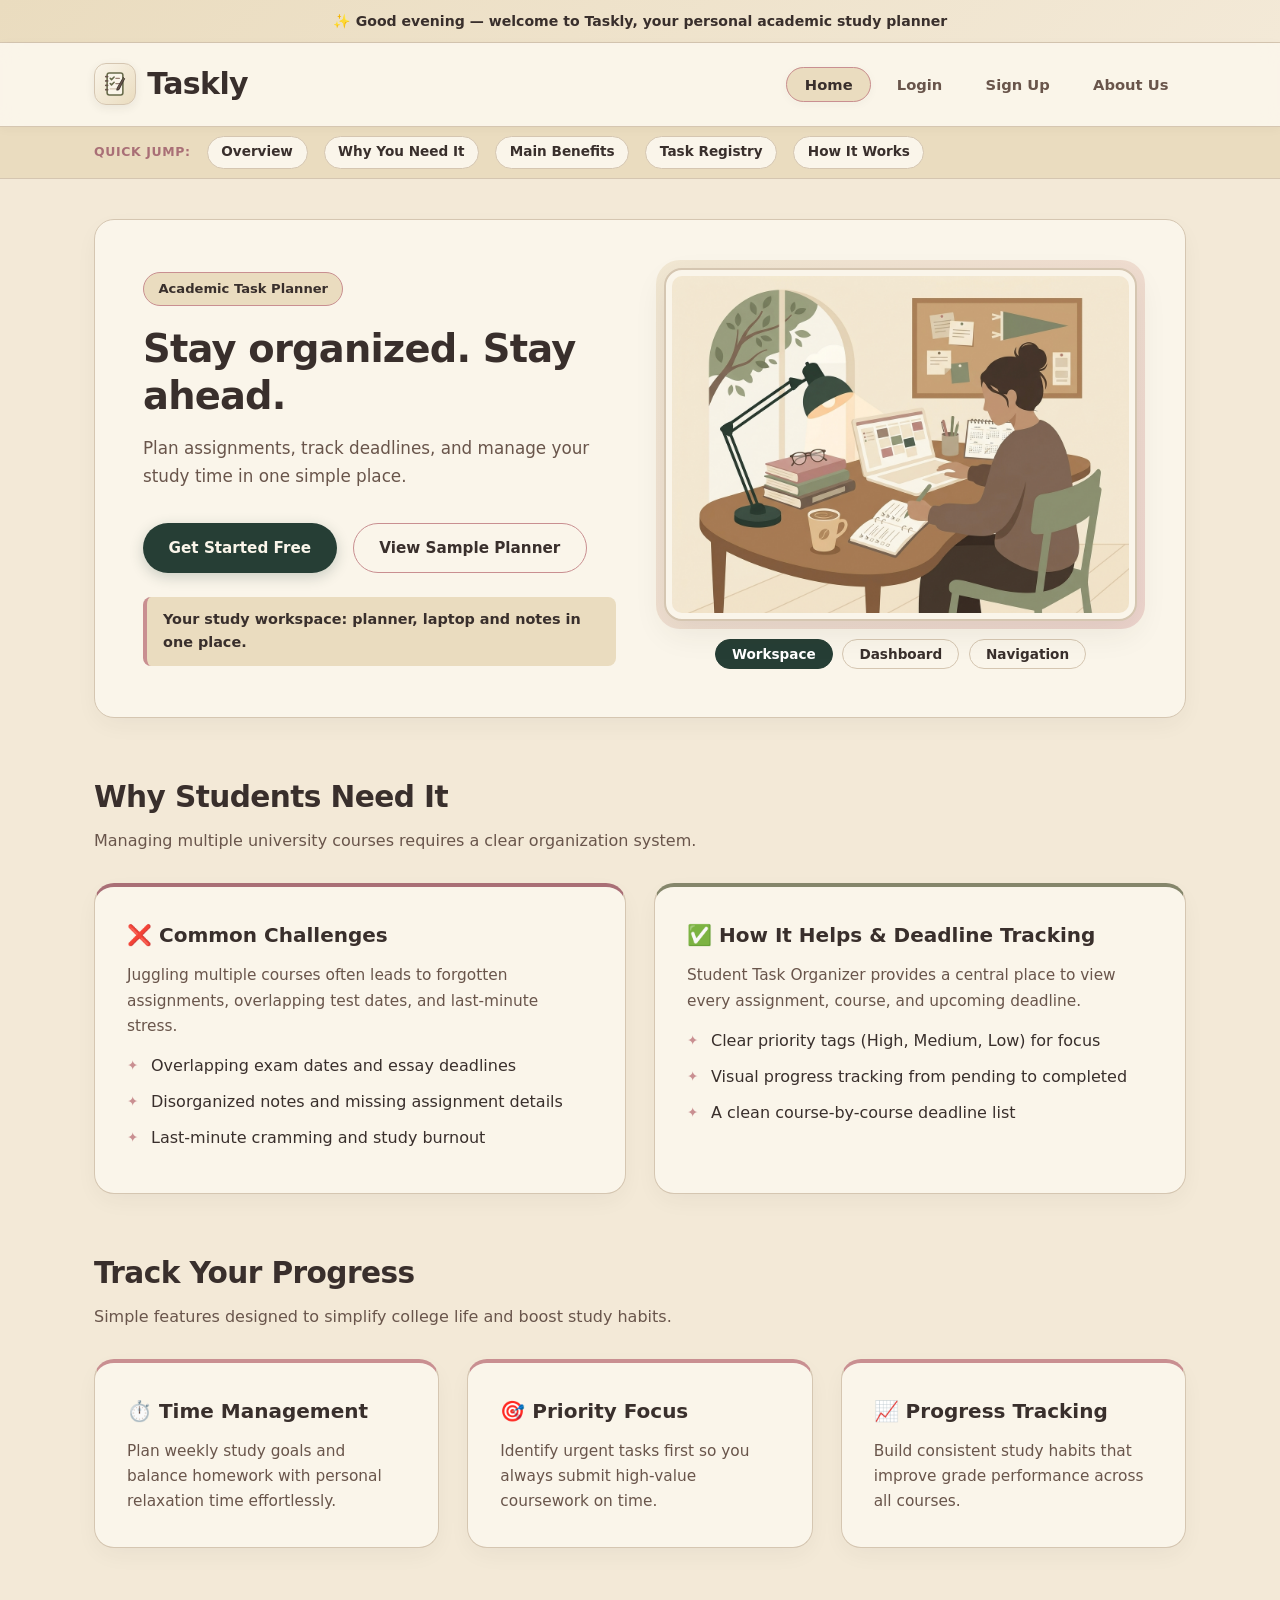
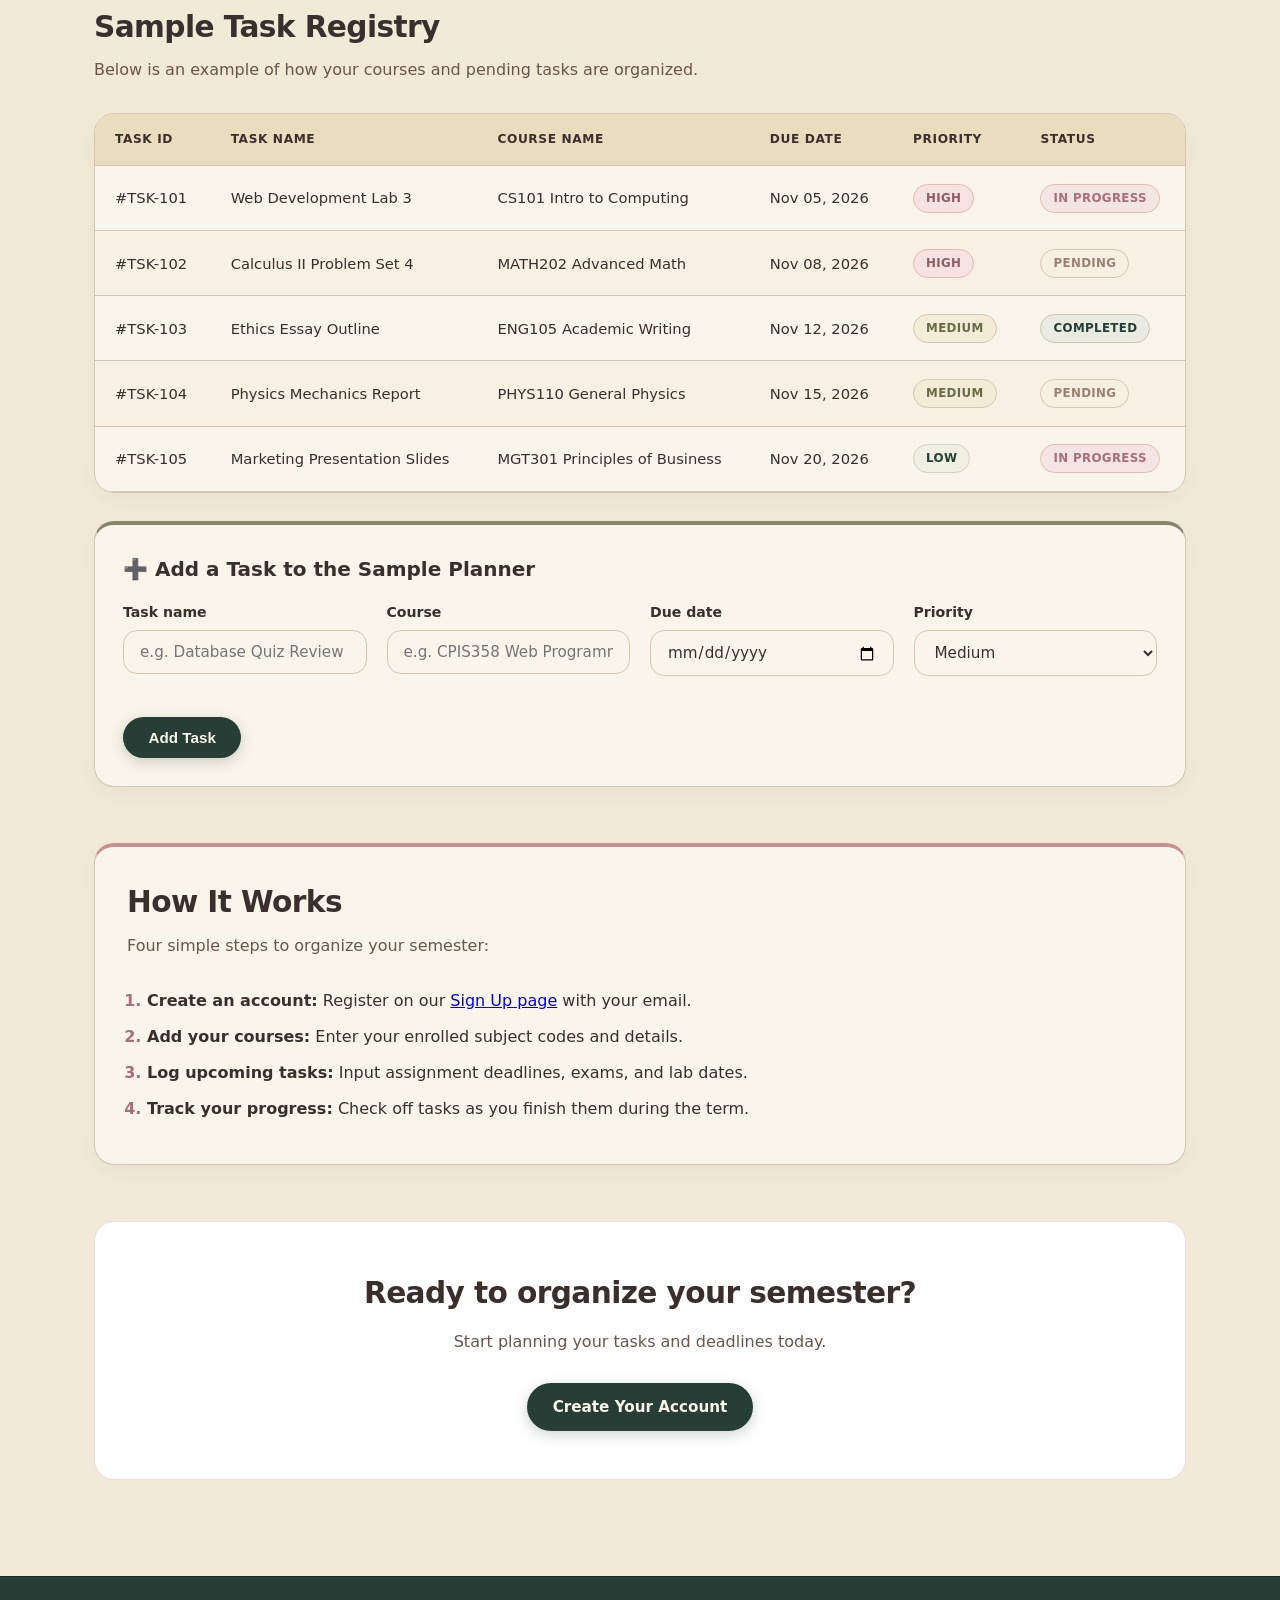
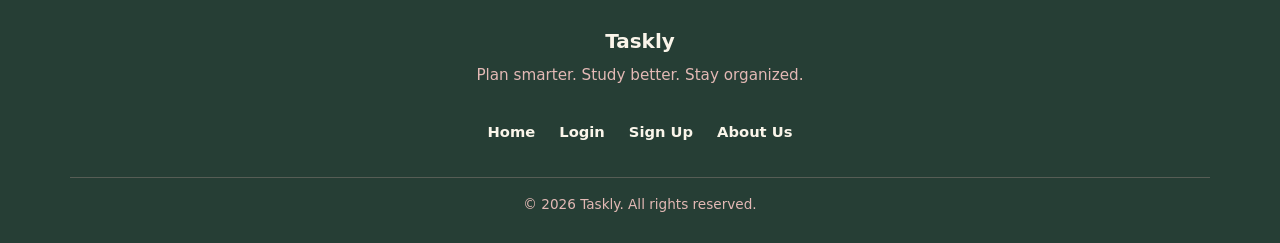
<file: index.html>
<!DOCTYPE html>
<html lang="en">
<head>
  <meta charset="UTF-8" />
  <meta name="viewport" content="width=device-width, initial-scale=1.0" />
  <title>Taskly - Stay Organized, Stay Ahead</title>
  
  <!-- Stylesheet -->
  <link rel="stylesheet" href="style.css" />

  <!-- External JavaScript -->
  <script src="script.js" defer></script>

  <!-- Internal CSS -->
  <style>
    .welcome-banner {
      background: linear-gradient(135deg, #EADCBF, #F3E9D7);
      border-bottom: 1px solid #D5C6B1;
      color: #392F2C;
      padding: 0.6rem 1rem;
      text-align: center;
      font-size: 0.88rem;
      font-weight: 600;
    }
  </style>
</head>
<body>

  <!-- Notice -->
  <div class="welcome-banner" id="welcome">
    ✨ Welcome to Taskly — Your Personal Academic Study Planner
  </div>

  <!-- Header and navigation -->
  <header class="site-header">
    <div class="nav-container">
      <a href="index.html" class="brand-logo">
        <span class="logo-badge" aria-hidden="true">
          <svg width="28" height="28" viewBox="0 0 32 32" fill="none" xmlns="http://www.w3.org/2000/svg">
            <!-- Notebook -->
            <rect x="7" y="3.5" width="18" height="25" rx="2.5" fill="#FAF5EA" stroke="#686B4B" stroke-width="1.8"/>
            <!-- Spiral rings -->
            <rect x="4.5" y="6.5" width="4" height="2" rx="1" fill="#69554B"/>
            <rect x="4.5" y="11.5" width="4" height="2" rx="1" fill="#69554B"/>
            <rect x="4.5" y="16.5" width="4" height="2" rx="1" fill="#69554B"/>
            <rect x="4.5" y="21.5" width="4" height="2" rx="1" fill="#69554B"/>
            <!-- Checklist -->
            <path d="M10.5 9.5L12 11L15 8" stroke="#686B4B" stroke-width="1.8" stroke-linecap="round" stroke-linejoin="round"/>
            <line x1="17" y1="9.5" x2="21" y2="9.5" stroke="#9A8174" stroke-width="1.5" stroke-linecap="round"/>
            <path d="M10.5 15.5L12 17L15 14" stroke="#686B4B" stroke-width="1.8" stroke-linecap="round" stroke-linejoin="round"/>
            <line x1="17" y1="15.5" x2="21" y2="15.5" stroke="#9A8174" stroke-width="1.5" stroke-linecap="round"/>
            <line x1="10.5" y1="21.5" x2="20" y2="21.5" stroke="#D5C6B1" stroke-width="1.5" stroke-linecap="round"/>
            <!-- Pen -->
            <path d="M25.5 8.5L27 10L20.5 22.5L18 23L18.5 20.5L25.5 8.5Z" fill="#69554B" stroke="#392F2C" stroke-width="1" stroke-linejoin="round"/>
            <path d="M24.5 9.5L26 11" stroke="#686B4B" stroke-width="1.2"/>
          </svg>
        </span>
        <span class="brand-name">Taskly</span>
      </a>
      <nav class="main-nav">
        <ul>
          <li><a href="index.html" class="nav-link active">Home</a></li>
          <li><a href="login.html" class="nav-link">Login</a></li>
          <li><a href="signup.html" class="nav-link">Sign Up</a></li>
          <li><a href="about.html" class="nav-link">About Us</a></li>
        </ul>
      </nav>
    </div>
  </header>

  <!-- Quick jumps -->
  <nav class="anchor-nav-bar" aria-label="Quick Page Jump">
    <div class="anchor-nav-container">
      <span class="anchor-label">Quick Jump:</span>
      <a href="#overview" class="anchor-link">Overview</a>
      <a href="#why-need-it" class="anchor-link">Why You Need It</a>
      <a href="#benefits" class="anchor-link">Main Benefits</a>
      <a href="#tasks" class="anchor-link">Task Registry</a>
      <a href="#how-it-works" class="anchor-link">How It Works</a>
    </div>
  </nav>

  <!-- Main content -->
  <main class="main-content">
    <div class="container">

      <!-- Hero section -->
      <section id="overview" class="section hero-box">
        <div>
          <span class="hero-tag">Academic Task Planner</span>
          <h1 class="hero-title">Stay organized. Stay ahead.</h1>
          <p class="hero-desc">
            Plan assignments, track deadlines, and manage your study time in one simple place.
          </p>
          <div class="hero-buttons">
            <a href="signup.html" class="btn btn-primary">Get Started Free</a>
            <a href="#tasks" class="btn btn-secondary">View Sample Planner</a>
          </div>
          <p id="hero-tip" class="hero-tip" aria-live="polite">Your study workspace: planner, laptop and notes in one place.</p>
        </div>

        <div class="hero-visual">
          <div class="hero-image-wrapper">
            <!-- Inline CSS + image map: clicking the picture opens the About Us page -->
            <img
              id="hero-image"
              src="images/student_workspace.jpg"
              alt="Student Study Workspace with Planner and Laptop Illustration"
              class="responsive-img"
              usemap="#home-map"
              style="border: 2px solid #D5C6B1; border-radius: 18px; box-shadow: 0 12px 32px rgba(57, 47, 44, 0.08); background-color: #FAF5EA; padding: 6px; width: 100%; height: auto; display: block; object-fit: cover;"
            />
            <map name="home-map" id="home-map">
              <area shape="default" href="about.html" alt="Learn more about Taskly on the About Us page" title="Click to learn more about Taskly" />
            </map>
          </div>

          <!-- Dynamic picture buttons (script.js) -->
          <div class="hero-switcher">
            <button type="button" id="thumb1" class="hero-thumb" style="background-color: #263E35; color: #FFFFFF; border-color: #263E35;" onclick="changePicture(this, 'images/student_workspace.jpg', 'Student Study Workspace with Planner and Laptop Illustration', 'Your study workspace: planner, laptop and notes in one place.')">Workspace</button>
            <button type="button" id="thumb2" class="hero-thumb" onclick="changePicture(this, 'images/academic_dashboard.jpg', 'Academic dashboard showing courses and upcoming deadlines', 'Your dashboard: courses and upcoming deadlines at a glance.')">Dashboard</button>
            <button type="button" id="thumb3" class="hero-thumb" onclick="changePicture(this, 'images/simple_workspace_navigation.jpg', 'Simple workspace illustration showing how to navigate Taskly', 'Simple navigation: move between your pages in one click.')">Navigation</button>
          </div>
        </div>
      </section>

      <!-- Why Taskly -->
      <section id="why-need-it" class="section">
        <h2 class="section-title">Why Students Need It</h2>
        <p class="section-subtitle">Managing multiple university courses requires a clear organization system.</p>

        <div class="grid-2">
          <!-- Challenges -->
          <article class="card card-problem">
            <h3 class="card-title">❌ Common Challenges</h3>
            <p class="card-text">
              Juggling multiple courses often leads to forgotten assignments, overlapping test dates, and last-minute stress.
            </p>
            <ul class="custom-unordered-list">
              <li>Overlapping exam dates and essay deadlines</li>
              <li>Disorganized notes and missing assignment details</li>
              <li>Last-minute cramming and study burnout</li>
            </ul>
          </article>

          <!-- Task tracking -->
          <article id="deadlines" class="card card-solution">
            <h3 class="card-title">✅ How It Helps & Deadline Tracking</h3>
            <p class="card-text">
              Student Task Organizer provides a central place to view every assignment, course, and upcoming deadline.
            </p>
            <ul class="custom-unordered-list">
              <li>Clear priority tags (High, Medium, Low) for focus</li>
              <li>Visual progress tracking from pending to completed</li>
              <li>A clean course-by-course deadline list</li>
            </ul>
          </article>
        </div>
      </section>

      <!-- Features -->
      <section id="benefits" class="section">
        <h2 class="section-title">Track Your Progress</h2>
        <p class="section-subtitle">Simple features designed to simplify college life and boost study habits.</p>

        <div class="grid-3">
          <article class="card card-feature">
            <h3 class="card-title">⏱️ Time Management</h3>
            <p class="card-text">Plan weekly study goals and balance homework with personal relaxation time effortlessly.</p>
          </article>

          <article class="card card-feature">
            <h3 class="card-title">🎯 Priority Focus</h3>
            <p class="card-text">Identify urgent tasks first so you always submit high-value coursework on time.</p>
          </article>

          <article class="card card-feature">
            <h3 class="card-title">📈 Progress Tracking</h3>
            <p class="card-text">Build consistent study habits that improve grade performance across all courses.</p>
          </article>
        </div>
      </section>

      <!-- Task table -->
      <section id="tasks" class="section">
        <h2 class="section-title">Sample Task Registry</h2>
        <p class="section-subtitle">Below is an example of how your courses and pending tasks are organized.</p>

        <div class="table-container">
          <table class="task-table">
            <thead>
              <tr>
                <th>Task ID</th>
                <th>Task Name</th>
                <th>Course Name</th>
                <th>Due Date</th>
                <th>Priority</th>
                <th>Status</th>
              </tr>
            </thead>
            <tbody id="task-body">
              <tr>
                <td>#TSK-101</td>
                <td>Web Development Lab 3</td>
                <td>CS101 Intro to Computing</td>
                <td>Nov 05, 2026</td>
                <td><span class="status-badge priority-high">High</span></td>
                <td><span class="status-badge status-progress">In Progress</span></td>
              </tr>
              <tr>
                <td>#TSK-102</td>
                <td>Calculus II Problem Set 4</td>
                <td>MATH202 Advanced Math</td>
                <td>Nov 08, 2026</td>
                <td><span class="status-badge priority-high">High</span></td>
                <td><span class="status-badge status-pending">Pending</span></td>
              </tr>
              <tr>
                <td>#TSK-103</td>
                <td>Ethics Essay Outline</td>
                <td>ENG105 Academic Writing</td>
                <td>Nov 12, 2026</td>
                <td><span class="status-badge priority-medium">Medium</span></td>
                <td><span class="status-badge status-done">Completed</span></td>
              </tr>
              <tr>
                <td>#TSK-104</td>
                <td>Physics Mechanics Report</td>
                <td>PHYS110 General Physics</td>
                <td>Nov 15, 2026</td>
                <td><span class="status-badge priority-medium">Medium</span></td>
                <td><span class="status-badge status-pending">Pending</span></td>
              </tr>
              <tr>
                <td>#TSK-105</td>
                <td>Marketing Presentation Slides</td>
                <td>MGT301 Principles of Business</td>
                <td>Nov 20, 2026</td>
                <td><span class="status-badge priority-low">Low</span></td>
                <td><span class="status-badge status-progress">In Progress</span></td>
              </tr>
            </tbody>
          </table>
        </div>

        <!-- Add a task (script.js) -->
        <form id="add-task-form" class="add-task-card" onsubmit="return addTask()" novalidate>
          <h3 class="card-title">➕ Add a Task to the Sample Planner</h3>
          <div class="add-task-grid">
            <div class="form-group">
              <label for="new-task-name" class="form-label">Task name</label>
              <input type="text" id="new-task-name" class="form-input" placeholder="e.g. Database Quiz Review" aria-describedby="new-task-name-error" />
              <small id="new-task-name-error" class="field-error" role="alert"></small>
            </div>
            <div class="form-group">
              <label for="new-task-course" class="form-label">Course</label>
              <input type="text" id="new-task-course" class="form-input" placeholder="e.g. CPIS358 Web Programming" aria-describedby="new-task-course-error" />
              <small id="new-task-course-error" class="field-error" role="alert"></small>
            </div>
            <div class="form-group">
              <label for="new-task-date" class="form-label">Due date</label>
              <input type="date" id="new-task-date" class="form-input" aria-describedby="new-task-date-error" />
              <small id="new-task-date-error" class="field-error" role="alert"></small>
            </div>
            <div class="form-group">
              <label for="new-task-priority" class="form-label">Priority</label>
              <select id="new-task-priority" class="form-input">
                <option value="High">High</option>
                <option value="Medium" selected>Medium</option>
                <option value="Low">Low</option>
              </select>
            </div>
          </div>
          <button type="submit" class="btn btn-primary">Add Task</button>
        </form>
      </section>

      <!-- How it works -->
      <section id="how-it-works" class="section">
        <article class="card card-feature">
          <h2 class="section-title">How It Works</h2>
          <p class="section-subtitle">Four simple steps to organize your semester:</p>
          
          <ol class="custom-ordered-list">
            <li><strong>Create an account:</strong> Register on our <a href="signup.html">Sign Up page</a> with your email.</li>
            <li><strong>Add your courses:</strong> Enter your enrolled subject codes and details.</li>
            <li><strong>Log upcoming tasks:</strong> Input assignment deadlines, exams, and lab dates.</li>
            <li><strong>Track your progress:</strong> Check off tasks as you finish them during the term.</li>
          </ol>
        </article>
      </section>

      <!-- Get started -->
      <section class="section text-center" style="text-align: center; background-color: #FFFFFF; border: 1px solid #E7DDE3; border-radius: 20px; padding: 3rem 2rem;">
        <h2 class="section-title" style="margin-bottom: 0.75rem;">Ready to organize your semester?</h2>
        <p class="section-subtitle" style="margin-bottom: 1.75rem;">Start planning your tasks and deadlines today.</p>
        <a href="signup.html" class="btn btn-primary">Create Your Account</a>
      </section>

    </div>
  </main>

  <!-- Footer -->
  <footer class="site-footer">
    <div class="footer-container">
      <div class="footer-brand">
        <h3>Taskly</h3>
        <p class="footer-tagline">Plan smarter. Study better. Stay organized.</p>
      </div>

      <ul class="footer-nav">
        <li><a href="index.html">Home</a></li>
        <li><a href="login.html">Login</a></li>
        <li><a href="signup.html">Sign Up</a></li>
        <li><a href="about.html">About Us</a></li>
      </ul>

      <div class="footer-copy">
        <p>&copy; 2026 Taskly. All rights reserved.</p>
      </div>
    </div>
  </footer>

  <!-- Embedded JavaScript: welcome banner that depends on the time of day -->
  <script>
    var hour = new Date().getHours();
    var greeting;

    if (hour < 12) {
      greeting = "Good morning";
    } else if (hour < 18) {
      greeting = "Good afternoon";
    } else {
      greeting = "Good evening";
    }

    document.getElementById("welcome").innerHTML =
      "\u2728 " + greeting + " \u2014 welcome to Taskly, your personal academic study planner";
  </script>

</body>
</html>
</file>
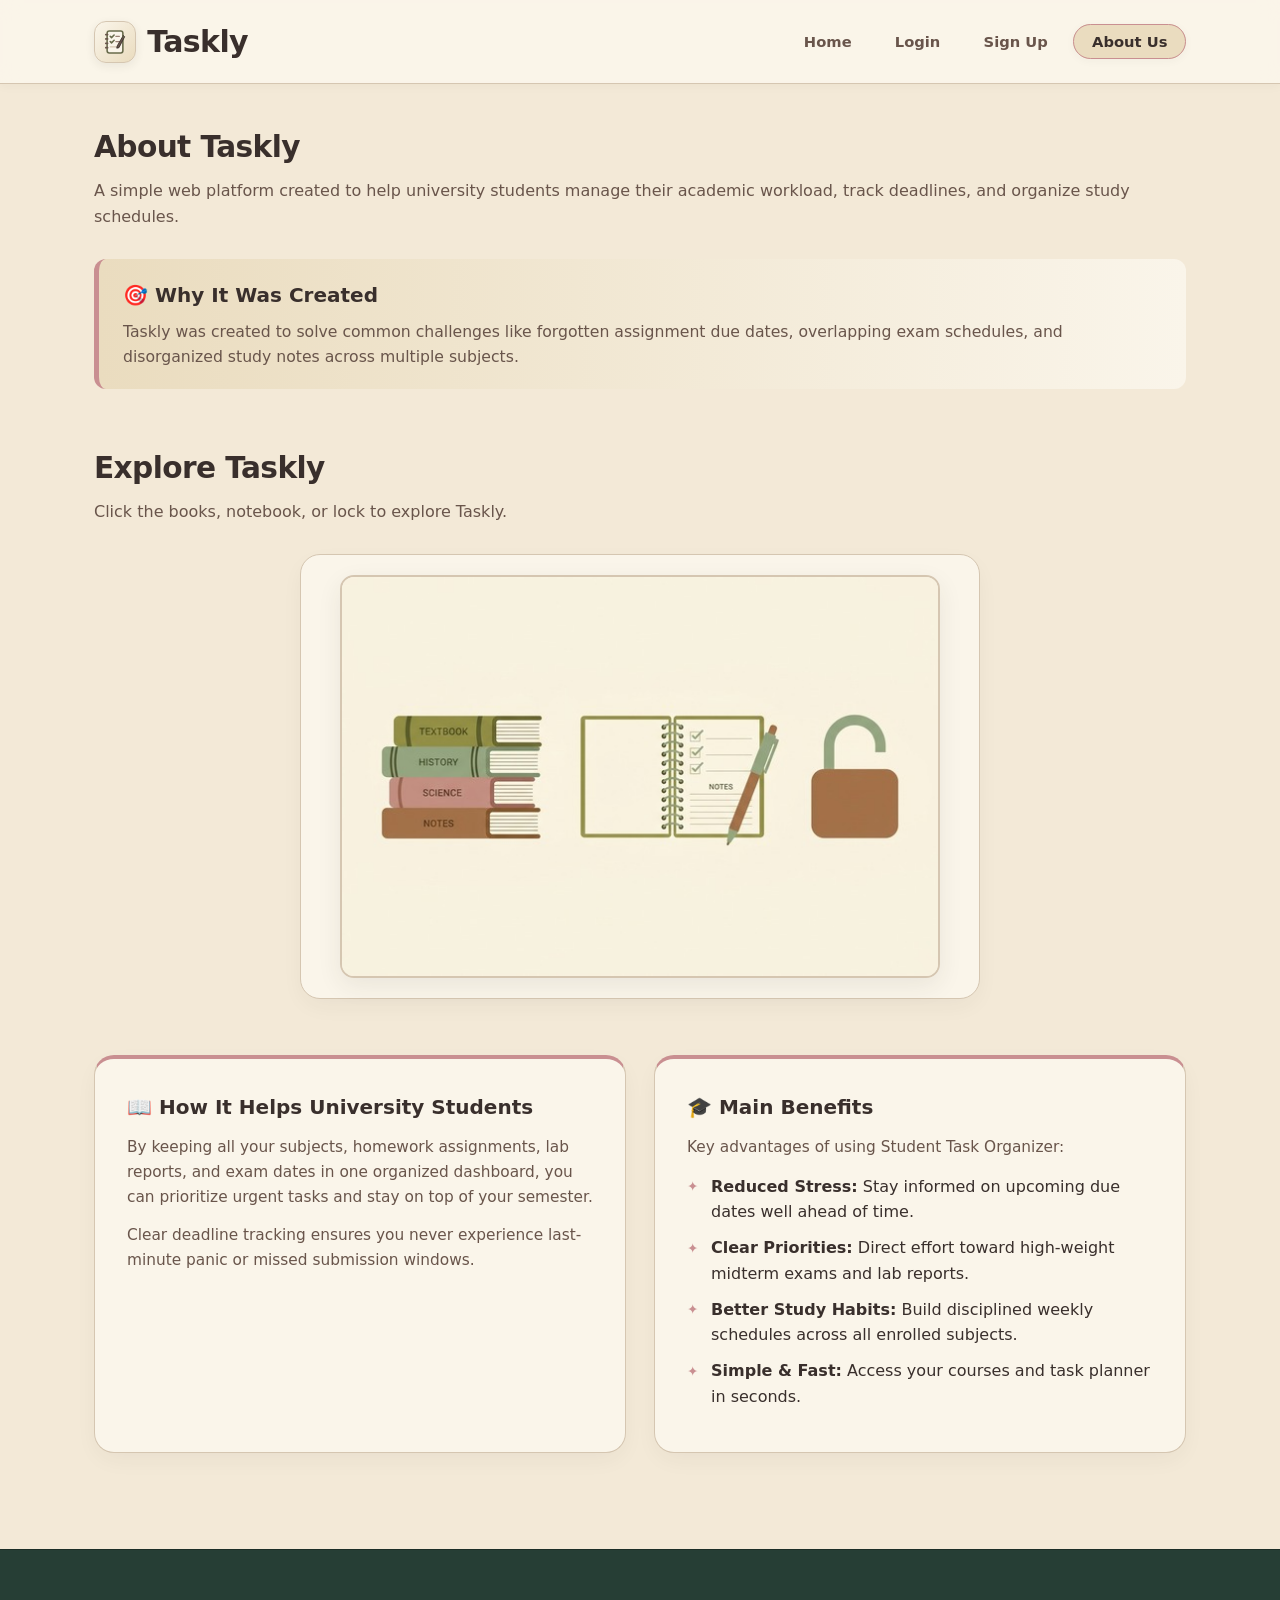
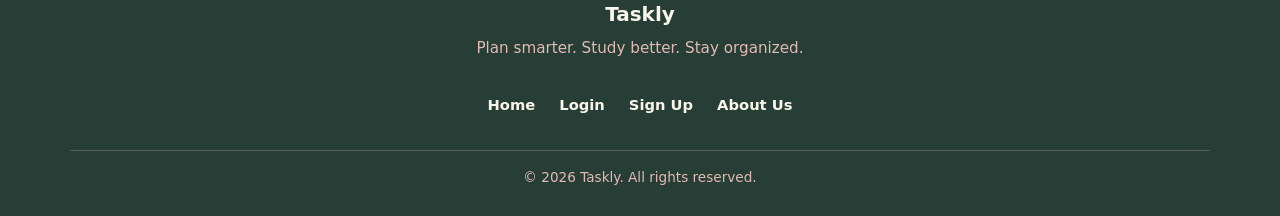
<file: about.html>
<!DOCTYPE html>
<html lang="en">
<head>
  <meta charset="UTF-8" />
  <meta name="viewport" content="width=device-width, initial-scale=1.0" />
  <title>About Us - Taskly</title>
  
  <!-- Stylesheet -->
  <link rel="stylesheet" href="style.css" />
  
  <!-- Internal CSS -->
  <style>
    .mission-card {
      background: linear-gradient(to right, #EADCBF, #FAF5EA);
      border-left: 5px solid #C98F91;
      padding: 1.25rem 1.5rem;
      border-radius: 12px;
      margin-bottom: 2rem;
    }
  </style>
</head>
<body>

  <!-- Header and navigation -->
  <header class="site-header">
    <div class="nav-container">
      <a href="index.html" class="brand-logo">
        <span class="logo-badge" aria-hidden="true">
          <svg width="28" height="28" viewBox="0 0 32 32" fill="none" xmlns="http://www.w3.org/2000/svg">
            <!-- Notebook -->
            <rect x="7" y="3.5" width="18" height="25" rx="2.5" fill="#FAF5EA" stroke="#686B4B" stroke-width="1.8"/>
            <!-- Spiral rings -->
            <rect x="4.5" y="6.5" width="4" height="2" rx="1" fill="#69554B"/>
            <rect x="4.5" y="11.5" width="4" height="2" rx="1" fill="#69554B"/>
            <rect x="4.5" y="16.5" width="4" height="2" rx="1" fill="#69554B"/>
            <rect x="4.5" y="21.5" width="4" height="2" rx="1" fill="#69554B"/>
            <!-- Checklist -->
            <path d="M10.5 9.5L12 11L15 8" stroke="#686B4B" stroke-width="1.8" stroke-linecap="round" stroke-linejoin="round"/>
            <line x1="17" y1="9.5" x2="21" y2="9.5" stroke="#9A8174" stroke-width="1.5" stroke-linecap="round"/>
            <path d="M10.5 15.5L12 17L15 14" stroke="#686B4B" stroke-width="1.8" stroke-linecap="round" stroke-linejoin="round"/>
            <line x1="17" y1="15.5" x2="21" y2="15.5" stroke="#9A8174" stroke-width="1.5" stroke-linecap="round"/>
            <line x1="10.5" y1="21.5" x2="20" y2="21.5" stroke="#D5C6B1" stroke-width="1.5" stroke-linecap="round"/>
            <!-- Pen -->
            <path d="M25.5 8.5L27 10L20.5 22.5L18 23L18.5 20.5L25.5 8.5Z" fill="#69554B" stroke="#392F2C" stroke-width="1" stroke-linejoin="round"/>
            <path d="M24.5 9.5L26 11" stroke="#686B4B" stroke-width="1.2"/>
          </svg>
        </span>
        <span class="brand-name">Taskly</span>
      </a>
      <nav class="main-nav">
        <ul>
          <li><a href="index.html" class="nav-link">Home</a></li>
          <li><a href="login.html" class="nav-link">Login</a></li>
          <li><a href="signup.html" class="nav-link">Sign Up</a></li>
          <li><a href="about.html" class="nav-link active">About Us</a></li>
        </ul>
      </nav>
    </div>
  </header>

  <!-- Main content -->
  <main class="main-content">
    <div class="container">

      <!-- About Taskly -->
      <section class="section">
        <h1 class="section-title">About Taskly</h1>
        <p class="section-subtitle">
          A simple web platform created to help university students manage their academic workload, track deadlines, and organize study schedules.
        </p>

        <!-- Mission -->
        <div class="mission-card">
          <h2 style="color: #392F2C; font-size: 1.25rem; margin-bottom: 0.5rem;">🎯 Why It Was Created</h2>
          <p style="color: #69554B; font-size: 0.98rem; line-height: 1.6;">
            Taskly was created to solve common challenges like forgotten assignment due dates, overlapping exam schedules, and disorganized study notes across multiple subjects.
          </p>
        </div>
      </section>

      <!-- Image map -->
      <section class="section">
        <h2 class="section-title">Explore Taskly</h2>
        <p class="section-subtitle">Click the books, notebook, or lock to explore Taskly.</p>
        <div class="map-card">
          <div class="map-image-frame">
            <img src="images/simple_workspace_map_600.jpg"
                 width="600" height="403"
                 usemap="#about-map"
                 alt="Books link to benefits, notebook links to task registry, and lock links to login"
                 class="map-image" />
            <map name="about-map" id="about-map">
              <area shape="rect" coords="38,135,203,267" href="index.html#benefits" alt="Books: Main Benefits" title="Main Benefits" />
              <area shape="rect" coords="238,135,442,274" href="index.html#tasks" alt="Notebook: Task Registry" title="Task Registry" />
              <area shape="rect" coords="466,134,564,267" href="login.html" alt="Lock: Login" title="Login" />
            </map>
          </div>
        </div>
      </section>

      <!-- Benefits -->
      <section class="section">
        <div class="grid-2">
          
          <article class="card card-feature">
            <h3 class="card-title">📖 How It Helps University Students</h3>
            <p class="card-text">
              By keeping all your subjects, homework assignments, lab reports, and exam dates in one organized dashboard, you can prioritize urgent tasks and stay on top of your semester.
            </p>
            <p class="card-text" style="margin-top: 0.75rem;">
              Clear deadline tracking ensures you never experience last-minute panic or missed submission windows.
            </p>
          </article>

          <article class="card card-feature">
            <h3 class="card-title">🎓 Main Benefits</h3>
            <p class="card-text">
              Key advantages of using Student Task Organizer:
            </p>
            <ul class="custom-unordered-list">
              <li><strong>Reduced Stress:</strong> Stay informed on upcoming due dates well ahead of time.</li>
              <li><strong>Clear Priorities:</strong> Direct effort toward high-weight midterm exams and lab reports.</li>
              <li><strong>Better Study Habits:</strong> Build disciplined weekly schedules across all enrolled subjects.</li>
              <li><strong>Simple & Fast:</strong> Access your courses and task planner in seconds.</li>
            </ul>
          </article>

        </div>
      </section>

    </div>
  </main>

  <!-- Footer -->
  <footer class="site-footer">
    <div class="footer-container">
      <div class="footer-brand">
        <h3>Taskly</h3>
        <p class="footer-tagline">Plan smarter. Study better. Stay organized.</p>
      </div>

      <ul class="footer-nav">
        <li><a href="index.html">Home</a></li>
        <li><a href="login.html">Login</a></li>
        <li><a href="signup.html">Sign Up</a></li>
        <li><a href="about.html">About Us</a></li>
      </ul>

      <div class="footer-copy">
        <p>&copy; 2026 Taskly. All rights reserved.</p>
      </div>
    </div>
  </footer>

</body>
</html>
</file>
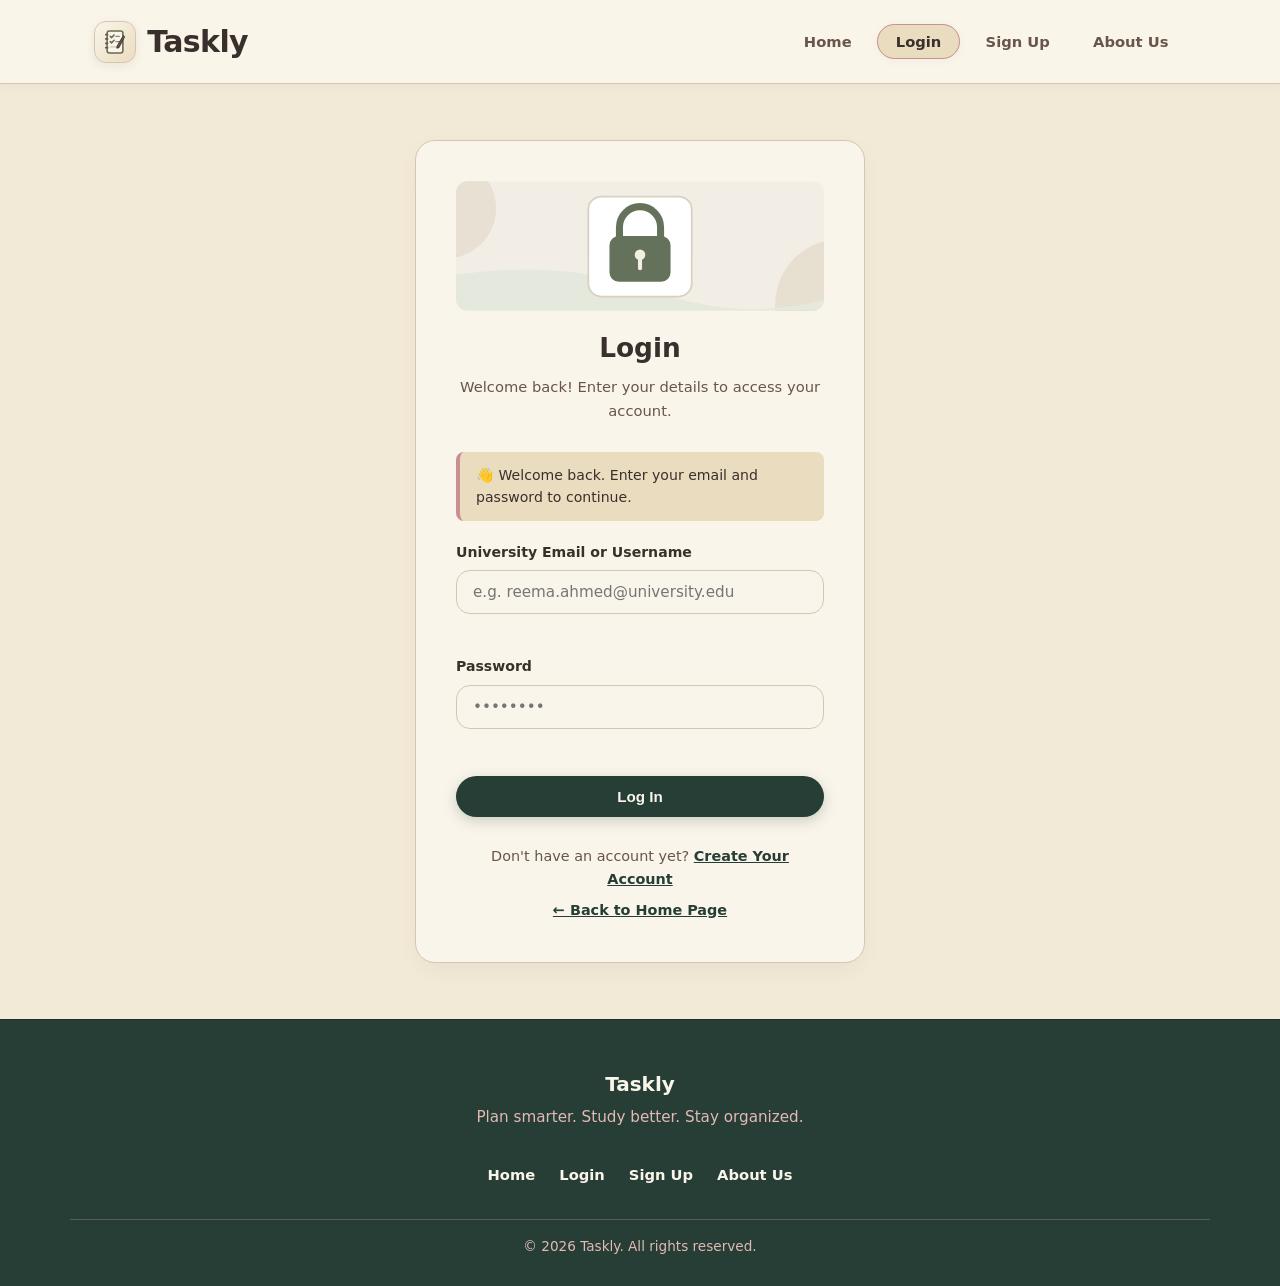
<file: login.html>
<!DOCTYPE html>
<html lang="en">
<head>
  <meta charset="UTF-8" />
  <meta name="viewport" content="width=device-width, initial-scale=1.0" />
  <title>Login - Taskly</title>
  
  <!-- Stylesheet -->
  <link rel="stylesheet" href="style.css" />

  <!-- External JavaScript -->
  <script src="script.js" defer></script>

  <!-- Internal CSS -->
  <style>
    .login-banner {
      background-color: #EADCBF;
      border-left: 4px solid #C98F91;
      padding: 0.75rem 1rem;
      border-radius: 8px;
      font-size: 0.88rem;
      color: #392F2C;
      margin-bottom: 1.25rem;
    }
  </style>
</head>
<body>

  <!-- Header and navigation -->
  <header class="site-header">
    <div class="nav-container">
      <a href="index.html" class="brand-logo">
        <span class="logo-badge" aria-hidden="true">
          <svg width="28" height="28" viewBox="0 0 32 32" fill="none" xmlns="http://www.w3.org/2000/svg">
            <!-- Notebook -->
            <rect x="7" y="3.5" width="18" height="25" rx="2.5" fill="#FAF5EA" stroke="#686B4B" stroke-width="1.8"/>
            <!-- Spiral rings -->
            <rect x="4.5" y="6.5" width="4" height="2" rx="1" fill="#69554B"/>
            <rect x="4.5" y="11.5" width="4" height="2" rx="1" fill="#69554B"/>
            <rect x="4.5" y="16.5" width="4" height="2" rx="1" fill="#69554B"/>
            <rect x="4.5" y="21.5" width="4" height="2" rx="1" fill="#69554B"/>
            <!-- Checklist -->
            <path d="M10.5 9.5L12 11L15 8" stroke="#686B4B" stroke-width="1.8" stroke-linecap="round" stroke-linejoin="round"/>
            <line x1="17" y1="9.5" x2="21" y2="9.5" stroke="#9A8174" stroke-width="1.5" stroke-linecap="round"/>
            <path d="M10.5 15.5L12 17L15 14" stroke="#686B4B" stroke-width="1.8" stroke-linecap="round" stroke-linejoin="round"/>
            <line x1="17" y1="15.5" x2="21" y2="15.5" stroke="#9A8174" stroke-width="1.5" stroke-linecap="round"/>
            <line x1="10.5" y1="21.5" x2="20" y2="21.5" stroke="#D5C6B1" stroke-width="1.5" stroke-linecap="round"/>
            <!-- Pen -->
            <path d="M25.5 8.5L27 10L20.5 22.5L18 23L18.5 20.5L25.5 8.5Z" fill="#69554B" stroke="#392F2C" stroke-width="1" stroke-linejoin="round"/>
            <path d="M24.5 9.5L26 11" stroke="#686B4B" stroke-width="1.2"/>
          </svg>
        </span>
        <span class="brand-name">Taskly</span>
      </a>
      <nav class="main-nav">
        <ul>
          <li><a href="index.html" class="nav-link">Home</a></li>
          <li><a href="login.html" class="nav-link active">Login</a></li>
          <li><a href="signup.html" class="nav-link">Sign Up</a></li>
          <li><a href="about.html" class="nav-link">About Us</a></li>
        </ul>
      </nav>
    </div>
  </header>

  <!-- Main content -->
  <main class="main-content">
    <section class="auth-wrapper">
      <article class="form-card">
        <!-- Page image -->
        <img src="images/login_account.svg" alt="Secure login lock illustration" class="auth-page-image" usemap="#about-map">
        <map name="about-map" id="about-map">
          <area shape="default" href="about.html" alt="Learn more about Taskly on the About Us page" title="Click to learn more about Taskly" />
        </map>
        
        
        <div class="form-header">
          <h1>Login</h1>
          <p>Welcome back! Enter your details to access your account.</p>
        </div>

        <!-- Banner -->
        <div class="login-banner">
          👋 Welcome back. Enter your email and password to continue.
        </div>

        <!-- Login form -->
        <form id="login-form" action="#" method="post" onsubmit="return validateLogin()" novalidate>

          <div class="form-group">
            <label for="username" class="form-label">University Email or Username</label>
            <input
              type="text"
              id="username"
              name="username"
              class="form-input"
              placeholder="e.g. reema.ahmed@university.edu"
              autocomplete="username"
              aria-describedby="username-error"
              required
            />
            <small id="username-error" class="field-error" role="alert"></small>
          </div>

          <div class="form-group">
            <label for="password" class="form-label">Password</label>
            <input
              type="password"
              id="password"
              name="password"
              class="form-input"
              placeholder="••••••••"
              autocomplete="current-password"
              aria-describedby="password-error"
              required
            />
            <small id="password-error" class="field-error" role="alert"></small>
          </div>

          <!-- Submit button -->
          <div class="form-group" style="margin-top: 1.75rem;">
            <button 
              type="submit" 
              class="btn btn-primary btn-block"
              style="box-shadow: 0 4px 14px rgba(38, 62, 53, 0.22);"
            >
              Log In
            </button>
          </div>

        </form>

        <div class="form-footer">
          <p>Don't have an account yet? <a href="signup.html">Create Your Account</a></p>
          <p style="margin-top: 0.5rem;"><a href="index.html">← Back to Home Page</a></p>
        </div>

      </article>
    </section>
  </main>

  <!-- Footer -->
  <footer class="site-footer">
    <div class="footer-container">
      <div class="footer-brand">
        <h3>Taskly</h3>
        <p class="footer-tagline">Plan smarter. Study better. Stay organized.</p>
      </div>

      <ul class="footer-nav">
        <li><a href="index.html">Home</a></li>
        <li><a href="login.html">Login</a></li>
        <li><a href="signup.html">Sign Up</a></li>
        <li><a href="about.html">About Us</a></li>
      </ul>

      <div class="footer-copy">
        <p>&copy; 2026 Taskly. All rights reserved.</p>
      </div>
    </div>
  </footer>

</body>
</html>
</file>
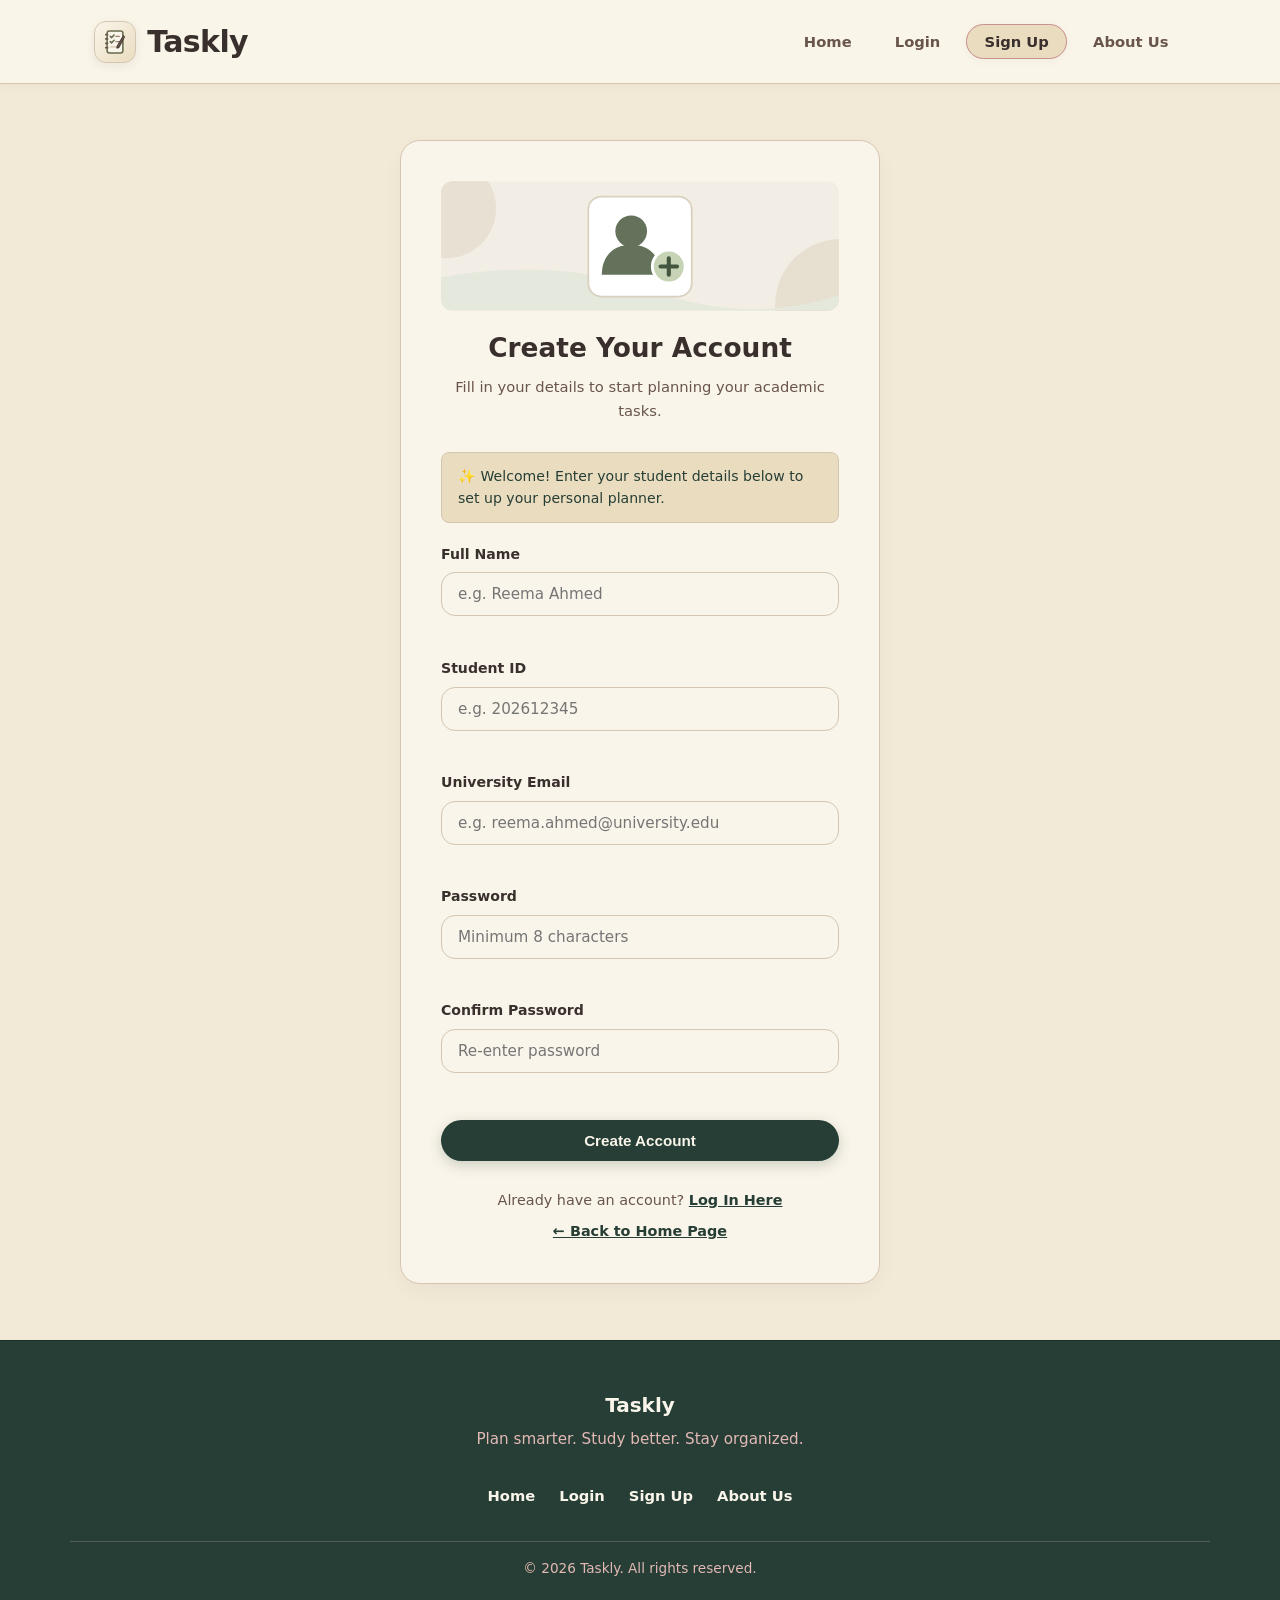
<file: signup.html>
<!DOCTYPE html>
<html lang="en">
<head>
  <meta charset="UTF-8" />
  <meta name="viewport" content="width=device-width, initial-scale=1.0" />
  <title>Sign Up - Taskly</title>
  
  <!-- Stylesheet -->
  <link rel="stylesheet" href="style.css" />

  <!-- External JavaScript -->
  <script src="script.js" defer></script>

  <!-- Internal CSS -->
  <style>
    .signup-banner {
      background-color: #EADCBF;
      border: 1px solid #D5C6B1;
      color: #263E35;
      padding: 0.75rem 1rem;
      border-radius: 8px;
      font-size: 0.88rem;
      margin-bottom: 1.25rem;
    }
  </style>
</head>
<body>

  <!-- Header and navigation -->
  <header class="site-header">
    <div class="nav-container">
      <a href="index.html" class="brand-logo">
        <span class="logo-badge" aria-hidden="true">
          <svg width="28" height="28" viewBox="0 0 32 32" fill="none" xmlns="http://www.w3.org/2000/svg">
            <!-- Notebook -->
            <rect x="7" y="3.5" width="18" height="25" rx="2.5" fill="#FAF5EA" stroke="#686B4B" stroke-width="1.8"/>
            <!-- Spiral rings -->
            <rect x="4.5" y="6.5" width="4" height="2" rx="1" fill="#69554B"/>
            <rect x="4.5" y="11.5" width="4" height="2" rx="1" fill="#69554B"/>
            <rect x="4.5" y="16.5" width="4" height="2" rx="1" fill="#69554B"/>
            <rect x="4.5" y="21.5" width="4" height="2" rx="1" fill="#69554B"/>
            <!-- Checklist -->
            <path d="M10.5 9.5L12 11L15 8" stroke="#686B4B" stroke-width="1.8" stroke-linecap="round" stroke-linejoin="round"/>
            <line x1="17" y1="9.5" x2="21" y2="9.5" stroke="#9A8174" stroke-width="1.5" stroke-linecap="round"/>
            <path d="M10.5 15.5L12 17L15 14" stroke="#686B4B" stroke-width="1.8" stroke-linecap="round" stroke-linejoin="round"/>
            <line x1="17" y1="15.5" x2="21" y2="15.5" stroke="#9A8174" stroke-width="1.5" stroke-linecap="round"/>
            <line x1="10.5" y1="21.5" x2="20" y2="21.5" stroke="#D5C6B1" stroke-width="1.5" stroke-linecap="round"/>
            <!-- Pen -->
            <path d="M25.5 8.5L27 10L20.5 22.5L18 23L18.5 20.5L25.5 8.5Z" fill="#69554B" stroke="#392F2C" stroke-width="1" stroke-linejoin="round"/>
            <path d="M24.5 9.5L26 11" stroke="#686B4B" stroke-width="1.2"/>
          </svg>
        </span>
        <span class="brand-name">Taskly</span>
      </a>
      <nav class="main-nav">
        <ul>
          <li><a href="index.html" class="nav-link">Home</a></li>
          <li><a href="login.html" class="nav-link">Login</a></li>
          <li><a href="signup.html" class="nav-link active">Sign Up</a></li>
          <li><a href="about.html" class="nav-link">About Us</a></li>
        </ul>
      </nav>
    </div>
  </header>

  <!-- Main content -->
  <main class="main-content">
    <section class="auth-wrapper">
      <article class="form-card" style="max-width: 480px;">
        <!-- Page image -->
        <img src="images/create_account.svg" alt="Create account profile with plus sign illustration" class="auth-page-image" usemap="#about-map">
        <map name="about-map" id="about-map">
          <area shape="default" href="about.html" alt="Learn more about Taskly on the About Us page" title="Click to learn more about Taskly" />
        </map>
        
        
        <div class="form-header">
          <h1>Create Your Account</h1>
          <p>Fill in your details to start planning your academic tasks.</p>
        </div>

        <!-- Banner -->
        <div class="signup-banner">
          ✨ Welcome! Enter your student details below to set up your personal planner.
        </div>

        <!-- Signup form -->
        <form id="signup-form" action="#" method="post" onsubmit="return validateSignup()" novalidate>

          <div class="form-group">
            <label for="fullname" class="form-label">Full Name</label>
            <input
              type="text"
              id="fullname"
              name="fullname"
              class="form-input"
              placeholder="e.g. Reema Ahmed"
              autocomplete="name"
              aria-describedby="fullname-error"
              required
            />
            <small id="fullname-error" class="field-error" role="alert"></small>
          </div>

          <div class="form-group">
            <label for="studentid" class="form-label">Student ID</label>
            <input
              type="text"
              id="studentid"
              name="studentid"
              class="form-input"
              placeholder="e.g. 202612345"
              inputmode="numeric"
              aria-describedby="studentid-error"
              required
            />
            <small id="studentid-error" class="field-error" role="alert"></small>
          </div>

          <div class="form-group">
            <label for="email" class="form-label">University Email</label>
            <input
              type="email"
              id="email"
              name="email"
              class="form-input"
              placeholder="e.g. reema.ahmed@university.edu"
              autocomplete="email"
              aria-describedby="email-error"
              required
            />
            <small id="email-error" class="field-error" role="alert"></small>
          </div>

          <div class="form-group">
            <label for="signup-password" class="form-label">Password</label>
            <input
              type="password"
              id="signup-password"
              name="password"
              class="form-input"
              placeholder="Minimum 8 characters"
              autocomplete="new-password"
              aria-describedby="signup-password-error"
              required
            />
            <small id="signup-password-error" class="field-error" role="alert"></small>
          </div>

          <div class="form-group">
            <label for="confirm-password" class="form-label">Confirm Password</label>
            <input
              type="password"
              id="confirm-password"
              name="confirmpassword"
              class="form-input"
              placeholder="Re-enter password"
              autocomplete="new-password"
              aria-describedby="confirm-password-error"
              required
            />
            <small id="confirm-password-error" class="field-error" role="alert"></small>
          </div>

          <!-- Submit button -->
          <div class="form-group" style="margin-top: 1.75rem;">
            <button 
              type="submit" 
              class="btn btn-primary btn-block"
              style="background-color: #263E35; border-color: #263E35; color: #FAF5EA;"
            >
              Create Account
            </button>
          </div>

        </form>

        <div class="form-footer">
          <p>Already have an account? <a href="login.html">Log In Here</a></p>
          <p style="margin-top: 0.5rem;"><a href="index.html">← Back to Home Page</a></p>
        </div>

      </article>
    </section>
  </main>

  <!-- Footer -->
  <footer class="site-footer">
    <div class="footer-container">
      <div class="footer-brand">
        <h3>Taskly</h3>
        <p class="footer-tagline">Plan smarter. Study better. Stay organized.</p>
      </div>

      <ul class="footer-nav">
        <li><a href="index.html">Home</a></li>
        <li><a href="login.html">Login</a></li>
        <li><a href="signup.html">Sign Up</a></li>
        <li><a href="about.html">About Us</a></li>
      </ul>

      <div class="footer-copy">
        <p>&copy; 2026 Taskly. All rights reserved.</p>
      </div>
    </div>
  </footer>

</body>
</html>
</file>
<file: style.css>
/* ==========================================================================
   TASKLY - EXTERNAL STYLESHEET (style.css)
   Vintage Botanical, Soft Lily, Sage & Dusty Rose Palette:
   - Main warm cream: #F3E9D7
   - Light ivory: #FAF5EA
   - Soft blush pink: #E3B9B5
   - Dusty rose: #C98F91
   - Muted mauve rose: #A96F76
   - Vintage rose: #8E5E63
   - Soft taupe: #9A8174
   - Warm brown: #69554B
   - Sage green: #85866B
   - Olive green: #686B4B
   - Deep muted forest green: #263E35
   - Dark text: #392F2C
   ========================================================================== */

/* Variables */
:root {
  --bg-main: #F3E9D7;           
  --bg-secondary: #EADCBF;      
  --surface-white: #FAF5EA;     
  --soft-blush: #E3B9B5;        
  --dusty-rose: #C98F91;        
  --mauve-rose: #A96F76;        
  --vintage-rose: #8E5E63;      
  --soft-taupe: #9A8174;        
  --warm-brown: #69554B;        
  --sage-green: #85866B;        
  --olive-green: #686B4B;       
  --forest-green: #263E35;      
  --forest-green-hover: #324F44;
  --heading-dark: #392F2C;      
  --text-body: #69554B;         
  --border-light: #D5C6B1;      
  --border-accent: #C98F91;     

  --shadow-subtle: 0 2px 10px rgba(57, 47, 44, 0.04);
  --shadow-card: 0 8px 24px -4px rgba(57, 47, 44, 0.06);
  --shadow-hover: 0 12px 32px -4px rgba(57, 47, 44, 0.1);

  --radius-sm: 8px;
  --radius-md: 14px;
  --radius-card: 20px;
  --radius-pill: 50px;
}

* {
  margin: 0;
  padding: 0;
  box-sizing: border-box;
}

html {
  scroll-behavior: smooth;
  font-family: 'Plus Jakarta Sans', system-ui, -apple-system, BlinkMacSystemFont, "Segoe UI", Roboto, sans-serif;
  background-color: var(--bg-main);
  color: var(--text-body);
  line-height: 1.6;
}

body {
  display: flex;
  flex-direction: column;
  min-height: 100vh;
}

/* Header and navigation */
.site-header {
  position: sticky;
  top: 0;
  z-index: 1000;
  background-color: rgba(250, 245, 234, 0.96);
  backdrop-filter: blur(10px);
  border-bottom: 1px solid var(--border-light);
  box-shadow: var(--shadow-subtle);
}

.nav-container {
  max-width: 1140px;
  margin: 0 auto;
  padding: 1.1rem 1.5rem;
  display: flex;
  align-items: center;
  justify-content: space-between;
}

.brand-logo {
  display: flex;
  align-items: center;
  gap: 0.7rem;
  text-decoration: none;
  color: var(--heading-dark);
  font-weight: 800;
  font-size: 30px;
  letter-spacing: -0.02em;
}

.logo-badge {
  display: inline-flex;
  align-items: center;
  justify-content: center;
  width: 42px;
  height: 42px;
  background: linear-gradient(135deg, var(--surface-white), var(--bg-secondary));
  border-radius: 12px;
  box-shadow: 0 3px 10px rgba(57, 47, 44, 0.08);
  border: 1px solid var(--border-light);
  flex-shrink: 0;
  transition: transform 0.2s ease, box-shadow 0.2s ease;
}

.brand-logo:hover .logo-badge {
  transform: scale(1.05);
  box-shadow: 0 5px 14px rgba(57, 47, 44, 0.12);
  border-color: var(--dusty-rose);
}

.brand-badge {
  background-color: var(--bg-secondary);
  color: var(--heading-dark);
  padding: 0.2rem 0.6rem;
  border-radius: var(--radius-pill);
  font-size: 0.72rem;
  font-weight: 700;
  border: 1px solid var(--dusty-rose);
}

.main-nav ul {
  display: flex;
  list-style: none;
  gap: 0.5rem;
}

.nav-link {
  text-decoration: none;
  color: var(--text-body);
  font-weight: 600;
  font-size: 0.92rem;
  padding: 0.5rem 1.1rem;
  border-radius: var(--radius-pill);
  transition: all 0.2s ease;
}

.nav-link:hover {
  color: var(--heading-dark);
  background-color: var(--bg-secondary);
}

.nav-link.active {
  color: var(--heading-dark);
  background-color: var(--bg-secondary);
  border: 1px solid var(--dusty-rose);
  font-weight: 700;
  box-shadow: var(--shadow-subtle);
}

/* Quick jumps */
.anchor-nav-bar {
  background-color: var(--bg-secondary);
  border-bottom: 1px solid var(--border-light);
  padding: 0.55rem 0;
}

.anchor-nav-container {
  max-width: 1140px;
  margin: 0 auto;
  padding: 0 1.5rem;
  display: flex;
  align-items: center;
  gap: 1rem;
  overflow-x: auto;
}

.anchor-label {
  font-size: 0.78rem;
  font-weight: 800;
  color: var(--mauve-rose);
  text-transform: uppercase;
  letter-spacing: 0.05em;
  white-space: nowrap;
}

.anchor-link {
  text-decoration: none;
  color: var(--heading-dark);
  font-weight: 600;
  font-size: 0.85rem;
  padding: 0.3rem 0.85rem;
  background-color: var(--surface-white);
  border: 1px solid var(--border-light);
  border-radius: var(--radius-pill);
  white-space: nowrap;
  transition: all 0.2s ease;
}

.anchor-link:hover {
  background-color: var(--forest-green);
  color: var(--surface-white);
  border-color: var(--forest-green);
}

/* Page layout */
.main-content {
  flex: 1;
  width: 100%;
}

.container {
  max-width: 1140px;
  margin: 0 auto;
  padding: 2.5rem 1.5rem;
}

.section {
  margin-bottom: 3.5rem;
}

.section-title {
  font-size: 1.85rem;
  font-weight: 800;
  color: var(--heading-dark);
  margin-bottom: 0.4rem;
  letter-spacing: -0.02em;
}

.section-subtitle {
  font-size: 1rem;
  color: var(--text-body);
  margin-bottom: 1.85rem;
}

/* Hero section */
.hero-box {
  display: grid;
  grid-template-columns: 1fr 1fr;
  gap: 3rem;
  align-items: center;
  background-color: var(--surface-white);
  border: 1px solid var(--border-light);
  border-radius: var(--radius-card);
  padding: 3rem;
  box-shadow: var(--shadow-card);
  margin-bottom: 3.5rem;
}

@media (max-width: 860px) {
  .hero-box {
    grid-template-columns: 1fr;
    padding: 2rem 1.5rem;
    gap: 2rem;
  }
}

.hero-tag {
  display: inline-block;
  background-color: var(--bg-secondary);
  color: var(--heading-dark);
  font-size: 0.82rem;
  font-weight: 700;
  padding: 0.35rem 0.9rem;
  border-radius: var(--radius-pill);
  border: 1px solid var(--dusty-rose);
  margin-bottom: 1.25rem;
}

.hero-title {
  font-size: 2.4rem;
  font-weight: 800;
  line-height: 1.22;
  color: var(--heading-dark);
  margin-bottom: 1rem;
  letter-spacing: -0.02em;
}

.hero-desc {
  font-size: 1.05rem;
  color: var(--text-body);
  margin-bottom: 2rem;
  line-height: 1.65;
}

.hero-buttons {
  display: flex;
  gap: 1rem;
  flex-wrap: wrap;
}

.hero-image-wrapper {
  position: relative;
  width: 100%;
  display: flex;
  align-items: center;
  justify-content: center;
}

.hero-image-wrapper::before {
  content: '';
  position: absolute;
  inset: -8px;
  background: linear-gradient(135deg, var(--bg-secondary), var(--soft-blush));
  border-radius: 24px;
  z-index: 0;
  opacity: 0.55;
}

.responsive-img {
  position: relative;
  z-index: 1;
  width: 100%;
  height: auto;
  display: block;
  border-radius: var(--radius-md);
  object-fit: cover;
  transition: transform 0.3s ease, box-shadow 0.3s ease;
}

.hero-image-wrapper:hover .responsive-img {
  transform: translateY(-2px);
}

/* Cards and grids */
.grid-2 {
  display: grid;
  grid-template-columns: repeat(auto-fit, minmax(340px, 1fr));
  gap: 1.75rem;
}

.grid-3 {
  display: grid;
  grid-template-columns: repeat(auto-fit, minmax(280px, 1fr));
  gap: 1.75rem;
}

/* Cards */
.card {
  background-color: var(--surface-white);
  border: 1px solid var(--border-light);
  border-radius: var(--radius-card);
  padding: 2rem;
  box-shadow: var(--shadow-card);
  transition: transform 0.25s ease, box-shadow 0.25s ease;
}

.card:hover {
  transform: translateY(-3px);
  box-shadow: var(--shadow-hover);
}

/* Card types */
.card-problem {
  border-top: 4px solid var(--mauve-rose);
}

.card-solution {
  border-top: 4px solid var(--sage-green);
}

.card-feature {
  border-top: 4px solid var(--dusty-rose);
}

.card-title {
  font-size: 1.25rem;
  font-weight: 700;
  color: var(--heading-dark);
  margin-bottom: 0.75rem;
}

.card-text {
  color: var(--text-body);
  font-size: 0.96rem;
  line-height: 1.65;
}

/* Lists */
.custom-unordered-list {
  list-style: none;
  padding: 0;
  margin-top: 0.85rem;
}

.custom-unordered-list li {
  position: relative;
  padding-left: 1.5rem;
  margin-bottom: 0.65rem;
  color: var(--heading-dark);
  font-weight: 500;
}

.custom-unordered-list li::before {
  content: "✦";
  position: absolute;
  left: 0;
  color: var(--dusty-rose);
  font-size: 0.85rem;
  top: 0.15rem;
}

.custom-ordered-list {
  padding-left: 1.25rem;
  margin-top: 0.85rem;
}

.custom-ordered-list li {
  margin-bottom: 0.65rem;
  color: var(--heading-dark);
  font-weight: 500;
}

.custom-ordered-list li::marker {
  color: var(--mauve-rose);
  font-weight: 700;
}

/* Task table */
.table-container {
  width: 100%;
  overflow-x: auto;
  border-radius: var(--radius-card);
  border: 1px solid var(--border-light);
  box-shadow: var(--shadow-card);
  background-color: var(--surface-white);
}

.task-table {
  width: 100%;
  border-collapse: collapse;
  text-align: left;
  font-size: 0.92rem;
}

.task-table thead {
  background-color: var(--bg-secondary);
  border-bottom: 1.5px solid var(--border-light);
}

.task-table th {
  padding: 1rem 1.25rem;
  font-weight: 700;
  color: var(--heading-dark);
  text-transform: uppercase;
  font-size: 0.76rem;
  letter-spacing: 0.05em;
}

.task-table td {
  padding: 1.1rem 1.25rem;
  border-bottom: 1px solid var(--border-light);
  color: var(--heading-dark);
}

.task-table tbody tr:nth-child(even) {
  background-color: #F8F1E3;
}

.task-table tbody tr:hover {
  background-color: var(--bg-secondary);
}

/* Status badges */
.status-badge {
  display: inline-block;
  padding: 0.25rem 0.75rem;
  border-radius: var(--radius-pill);
  font-size: 0.74rem;
  font-weight: 700;
  text-transform: uppercase;
  letter-spacing: 0.03em;
}

.priority-high {
  background-color: #F6E2E0;
  color: #8E5E63;
  border: 1px solid #E3B9B5;
}

.priority-medium {
  background-color: #F5ECD8;
  color: #686B4B;
  border: 1px solid #D5C6B1;
}

.priority-low {
  background-color: #EFEFE2;
  color: #263E35;
  border: 1px solid #D1D2C2;
}

.status-done {
  background-color: #EAECE2;
  color: #263E35;
  border: 1px solid #C5C7B2;
}

.status-progress {
  background-color: #F4E5E4;
  color: #A96F76;
  border: 1px solid #E3B9B5;
}

.status-pending {
  background-color: #F6EFE2;
  color: #9A8174;
  border: 1px solid #D5C6B1;
}

/* Buttons */
.btn {
  display: inline-flex;
  align-items: center;
  justify-content: center;
  padding: 0.75rem 1.6rem;
  font-size: 0.95rem;
  font-weight: 700;
  border-radius: var(--radius-pill);
  text-decoration: none;
  cursor: pointer;
  border: none;
  transition: all 0.2s ease;
}


.btn-primary {
  background-color: var(--forest-green);
  color: var(--surface-white);
  box-shadow: 0 4px 14px rgba(38, 62, 53, 0.22);
}

.btn-primary:hover {
  background-color: var(--forest-green-hover);
  color: #FFFFFF;
  transform: translateY(-2px);
  box-shadow: 0 6px 18px rgba(38, 62, 53, 0.32);
}


.btn-secondary {
  background-color: var(--surface-white);
  color: var(--heading-dark);
  border: 1.5px solid var(--dusty-rose);
}

.btn-secondary:hover {
  background-color: var(--bg-secondary);
  border-color: var(--mauve-rose);
  transform: translateY(-1px);
}

.btn-block {
  width: 100%;
}

/* Forms */
.auth-wrapper {
  display: flex;
  justify-content: center;
  align-items: center;
  padding: 3.5rem 1.5rem;
}

.form-card {
  width: 100%;
  max-width: 450px;
  background-color: var(--surface-white);
  border: 1px solid var(--border-light);
  border-radius: var(--radius-card);
  padding: 2.5rem;
  box-shadow: var(--shadow-card);
}

.form-header {
  text-align: center;
  margin-bottom: 1.85rem;
}

.form-header h1 {
  font-size: 1.65rem;
  font-weight: 800;
  color: var(--heading-dark);
  margin-bottom: 0.35rem;
}

.form-header p {
  font-size: 0.92rem;
  color: var(--text-body);
}

.form-group {
  margin-bottom: 1.35rem;
}

.form-label {
  display: block;
  font-size: 0.88rem;
  font-weight: 700;
  color: var(--heading-dark);
  margin-bottom: 0.45rem;
}

.form-input {
  width: 100%;
  padding: 0.75rem 1rem;
  font-size: 0.95rem;
  font-family: inherit;
  border: 1.5px solid var(--border-light);
  border-radius: var(--radius-md);
  background-color: #FAF5EA;
  color: var(--heading-dark);
  transition: border-color 0.2s ease, box-shadow 0.2s ease;
}

.form-input:focus {
  outline: none;
  border-color: var(--dusty-rose);
  box-shadow: 0 0 0 3.5px rgba(201, 143, 145, 0.2);
}

.form-footer {
  text-align: center;
  margin-top: 1.75rem;
  font-size: 0.9rem;
  color: var(--text-body);
}

.form-footer a {
  color: var(--forest-green);
  font-weight: 700;
  text-decoration: underline;
}

.form-footer a:hover {
  color: var(--mauve-rose);
}

/* Image map */
.map-card {
  background-color: var(--surface-white);
  border: 1px solid var(--border-light);
  border-radius: var(--radius-card);
  padding: 1.25rem;
  box-shadow: var(--shadow-card);
  text-align: center;
  max-width: 680px;
  margin: 0 auto;
}

/* Footer */
.site-footer {
  background-color: var(--forest-green);
  color: var(--soft-blush);
  padding: 3rem 1.5rem 1.75rem;
  margin-top: auto;
  border-top: 1px solid #1C2E27;
}

.footer-container {
  max-width: 1140px;
  margin: 0 auto;
  display: flex;
  flex-direction: column;
  align-items: center;
  text-align: center;
  gap: 1.5rem;
}

.footer-brand h3 {
  color: var(--surface-white);
  font-size: 1.25rem;
  font-weight: 800;
  margin-bottom: 0.35rem;
}

.footer-tagline {
  font-size: 0.95rem;
  color: var(--soft-blush);
  font-weight: 500;
}

.footer-nav {
  display: flex;
  gap: 1.5rem;
  list-style: none;
  margin: 0.5rem 0;
}

.footer-nav a {
  color: var(--surface-white);
  text-decoration: none;
  font-size: 0.92rem;
  font-weight: 600;
  transition: color 0.2s ease;
}

.footer-nav a:hover {
  color: var(--soft-blush);
}

.footer-copy {
  font-size: 0.85rem;
  color: var(--soft-blush);
  padding-top: 1rem;
  border-top: 1px solid rgba(227, 185, 181, 0.25);
  width: 100%;
}

/* About panels */
.workspace-tabs {
  display: flex;
  justify-content: center;
  gap: 0.75rem;
  margin-top: 1.15rem;
  flex-wrap: wrap;
}

.workspace-tab {
  background-color: var(--surface-white);
  color: var(--heading-dark);
  border: 1.5px solid var(--border-light);
  padding: 0.45rem 1.1rem;
  border-radius: var(--radius-pill);
  font-size: 0.88rem;
  font-weight: 700;
  cursor: pointer;
  transition: all 0.2s ease;
  display: inline-flex;
  align-items: center;
  gap: 0.4rem;
}

.workspace-tab:hover {
  background-color: var(--bg-secondary);
  border-color: var(--dusty-rose);
  transform: translateY(-1px);
}

.workspace-tab.active {
  background-color: var(--forest-green);
  color: var(--surface-white);
  border-color: var(--forest-green);
  box-shadow: 0 4px 12px rgba(38, 62, 53, 0.2);
}

.info-panel-container {
  margin-top: 1.15rem;
  background-color: var(--surface-white);
  border: 1px solid var(--border-light);
  border-radius: var(--radius-md);
  padding: 1.4rem 1.6rem;
  box-shadow: var(--shadow-subtle);
  text-align: left;
}

.info-panel {
  display: none;
  animation: panelFadeIn 0.3s ease forwards;
}

.info-panel.active {
  display: block;
}

.info-panel-title {
  font-size: 1.15rem;
  font-weight: 800;
  color: var(--heading-dark);
  margin-bottom: 0.45rem;
  display: flex;
  align-items: center;
  gap: 0.5rem;
}

.info-panel-desc {
  font-size: 0.96rem;
  color: var(--text-body);
  line-height: 1.65;
}

@keyframes panelFadeIn {
  from { opacity: 0; transform: translateY(5px); }
  to { opacity: 1; transform: translateY(0); }
}

/* Image map cards */
.info-cards-grid {
  display: grid;
  grid-template-columns: repeat(3, 1fr);
  gap: 1.25rem;
  margin-top: 1.5rem;
}

@media (max-width: 768px) {
  .info-cards-grid {
    grid-template-columns: 1fr;
  }
}

.info-feature-card {
  background-color: var(--surface-white);
  border: 1.5px solid var(--border-light);
  border-radius: var(--radius-md);
  padding: 1.25rem 1.4rem;
  text-align: left;
  transition: all 0.25s ease;
  scroll-margin-top: 100px;
}

.info-feature-card:hover {
  border-color: var(--dusty-rose);
  box-shadow: var(--shadow-subtle);
  transform: translateY(-2px);
}

.info-feature-card:target {
  border-color: var(--mauve-rose);
  background-color: #F8F1E3;
  box-shadow: 0 0 0 3px rgba(201, 143, 145, 0.25);
  transform: translateY(-3px);
}

.info-card-icon {
  font-size: 1.6rem;
  margin-bottom: 0.5rem;
}

.info-card-title {
  font-size: 1.1rem;
  font-weight: 700;
  color: var(--heading-dark);
  margin-bottom: 0.35rem;
}

.info-card-text {
  font-size: 0.92rem;
  color: var(--text-body);
  line-height: 1.5;
}

/* Keep image map links aligned */
.map-image-frame { width: 600px; max-width: none; margin: 0 auto; }
.map-image { display: block; width: 600px; height: 403px; max-width: none; border: 2px solid #D5C6B1; border-radius: 14px; box-shadow: 0 8px 24px rgba(57,47,44,.08); box-sizing: border-box; }
.map-card { overflow: visible; }
@media (max-width: 720px) { .map-image-frame { zoom: .8; } }
@media (max-width: 570px) { .map-image-frame { zoom: .65; } }
@media (max-width: 470px) { .map-image-frame { zoom: .53; } }
@media (max-width: 385px) { .map-image-frame { zoom: .43; } }

/* Keep anchor headings visible */
html { scroll-padding-top: 105px; }
#overview, #why-need-it, #benefits, #tasks, #how-it-works { scroll-margin-top: 105px; }
@media (max-width: 600px) { html { scroll-padding-top: 90px; } #overview, #why-need-it, #benefits, #tasks, #how-it-works { scroll-margin-top: 90px; } }

/* Login and sign-up images */
.auth-page-image {
  display: block;
  width: 100%;
  height: 130px;
  object-fit: cover;
  border-radius: 12px;
  margin-bottom: 16px;
}

/* ==========================================================================
   SCRIPT-DRIVEN ELEMENTS (used by script.js)
   ========================================================================== */

/* Hero picture switcher, image map and tip line */
.hero-visual {
  display: flex;
  flex-direction: column;
  gap: 1.1rem;
}

.hero-image-wrapper .responsive-img {
  aspect-ratio: 1200 / 896;
  cursor: pointer;
  transition: transform 0.3s ease, box-shadow 0.3s ease, opacity 0.18s ease;
}

.hero-switcher {
  display: flex;
  justify-content: center;
  gap: 0.6rem;
  flex-wrap: wrap;
}

.hero-thumb {
  background-color: var(--surface-white);
  color: var(--heading-dark);
  border: 1.5px solid var(--border-light);
  padding: 0.4rem 1rem;
  border-radius: var(--radius-pill);
  font-family: inherit;
  font-size: 0.85rem;
  font-weight: 700;
  cursor: pointer;
  transition: all 0.2s ease;
}

.hero-thumb:hover {
  background-color: var(--bg-secondary);
  border-color: var(--dusty-rose);
}

.hero-thumb.active {
  background-color: var(--forest-green);
  border-color: var(--forest-green);
  color: var(--surface-white);
}

.hero-tip {
  margin-top: 1.5rem;
  min-height: 3.2em;
  padding: 0.7rem 1rem;
  background-color: var(--bg-secondary);
  border-left: 4px solid var(--dusty-rose);
  border-radius: var(--radius-sm);
  color: var(--heading-dark);
  font-size: 0.9rem;
  font-weight: 600;
}

/* Add-task card */
.add-task-card {
  margin-top: 1.75rem;
  padding: 1.75rem;
  background-color: var(--surface-white);
  border: 1px solid var(--border-light);
  border-top: 4px solid var(--sage-green);
  border-radius: var(--radius-card);
  box-shadow: var(--shadow-card);
}

.add-task-grid {
  display: grid;
  grid-template-columns: repeat(auto-fit, minmax(210px, 1fr));
  gap: 0 1.25rem;
  margin-top: 1rem;
}

/* Form error message */
.field-error {
  display: block;
  min-height: 1.1em;
  margin-top: 0.3rem;
  font-size: 0.8rem;
  font-weight: 600;
  color: var(--vintage-rose);
}
</file>
